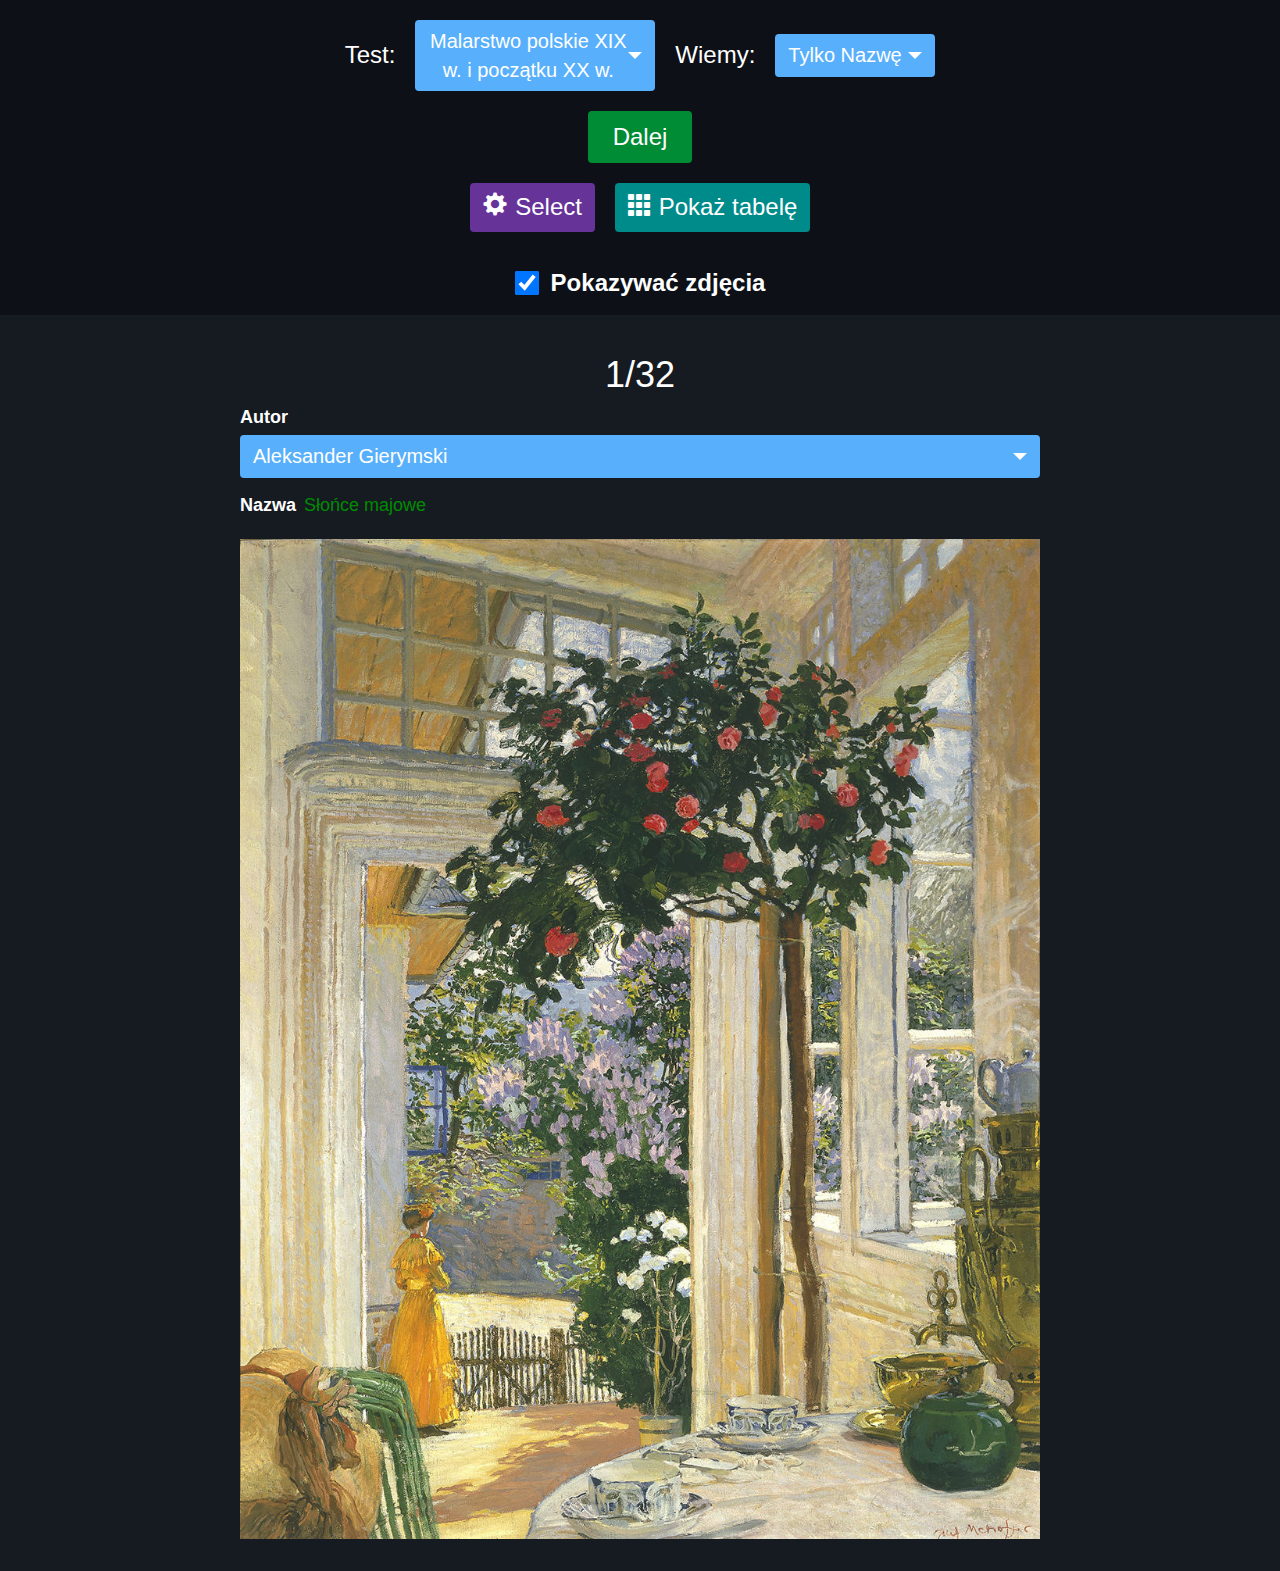
<file: index.html>
<!DOCTYPE html>
<html lang="en">
<head>
    <meta charset="UTF-8">
    <meta name="viewport" content="width=device-width, initial-scale=1">
    <link rel="shortcut icon" href="./favicon/history_16.png" type="image/x-icon">
    <link rel="shortcut icon" href="./favicon/history_32.png" type="image/x-icon">
    <link rel="shortcut icon" href="./favicon/history_64.png" type="image/x-icon">
    <link rel="shortcut icon" href="./favicon/history_128.png" type="image/x-icon">
    <link rel="shortcut icon" href="./favicon/history_256.png" type="image/x-icon">
    <link rel="stylesheet" href="https://maxcdn.bootstrapcdn.com/bootstrap/3.4.1/css/bootstrap.min.css">
    <link rel="stylesheet" href="checkbox.css">
    <script src="https://ajax.googleapis.com/ajax/libs/jquery/3.7.1/jquery.min.js"></script>
    <script src="https://maxcdn.bootstrapcdn.com/bootstrap/3.4.1/js/bootstrap.min.js"></script>
    <title>History</title>
</head>
<style>
    /* audio */
    ul#audioList {
        width: 100vw;
        max-width: 615px;
        margin-top: 10px !important;
    }

    li.audioElement {
        font-size: 18px !important;
        padding: 16px !important;
        word-break: break-all;
        color: black !important;
        cursor: pointer;
    }

    .audioElement>a:hover {
        background-color: transparent !important;
    }

    li.audioElement:hover {
        background-color: #ccc !important;
    }

    input[type='checkbox'] {
        width: 24px;
        height: 24px;
        margin: 0px;
        cursor: pointer;
    }

    .btn#Verification:hover {
        color: white;
    }

    body {
        position: relative;
        background-color: #161b22;
        color: white;
    }
    
    div#img>img {
        margin-bottom: 12px !important;
    }

    header {
        background-color: #0d1117;
        display: flex;
        align-items: center;
        justify-content: center;
        flex-wrap: wrap;
        padding: 10px;
    }

    .selectMenu {
        display: flex;
        justify-content: center;
        align-items: center;
        flex-wrap: wrap;
    }

    .menuFrontend {
        display: flex;
        justify-content: center;
        align-items: center;
        flex-wrap: wrap;
        width: 100%;
    }

    main {
        font-size: 18px;
        padding: 20px !important;
        display: flex;
        flex-direction: column;
        align-items: center;
        justify-content: center;
    }

    #Menu, #Data {
        margin: 10px;
    }

    #myInputName, #myInputAutor {
        font-size: 18px !important;
        padding: 20px !important;
        margin-top: -6px;
        border: 0;
        border-radius: 0;
        background: #f1f1f1;
    }

    #Generuj {
        font-size: 24px !important;
        color: white;
        margin: 10px;
        background-color:darkcyan;
    }

    #Variant, #VariantHelper {
        font-size: 24px !important;
        color: white;
        margin: 10px;
        background-color:rebeccapurple;
    }

    #Dalej {
        margin: 10px;
        font-size: 24px !important;
        color: white;
        padding: 8px 24px;
        background-color:rgb(0, 139, 53);
    }

    .dropdown-menu>div#listAutor>li>a, .dropdown-menu>div#listName>li>a {
        display: block;
        text-decoration: none;
        color: black;
    }

    .dropdown-menu>div#listAutor>li>a:hover, .dropdown-menu>div#listName>li>a:hover {
        background-color: #ccc;
    }

    .dropdown-menu>div#listAutor>li>a, .dropdown-menu>div#listName>li>a {
        font-size: 18px !important;
        padding: 16px !important;
        word-break: break-all;
        white-space: pre-line;
    }

    .dropdown-menu {
        font-size: 18px !important;
        max-width: 800px;
        width: 100%;
        word-break: break-all;
        padding: 0px !important;
    }

    .dropdown-menu>li {
        word-break: break-word;
    }

    .dropdown-menu>li>a {
        white-space: unset;
    }

    .inputBtn {
        background-color: rgb(88, 175, 251);
        color: white !important;
        font-size: 20px !important;
        word-break: break-all;
        white-space: pre-line;
        overflow-wrap: break-word;
        display: flex;
        flex-direction: row;
        justify-content: space-between;
        align-items: center;
    }

    #menuList {
        width: 160px !important;
    }

    #menuData {
        width: 240px;
    }

    #menuInput {
        width: 100% !important;
        display: flex;
        flex-direction: row;
        justify-content: space-between;
        align-items: center;
    }

    span.caret {
        border-width: 7px !important;
    }

    .textMenu {
        font-size: 24px; 
        color: white;
        margin: 10px;
    }

    .showResult#correct {
        background-color: rgba(156, 255, 156, 0.6);
    }

    .showResult#uncorrect {
        background-color: rgba(255, 169, 156, 0.6);
    }

    .showResult {
        width: 100vw;
        height: 100vh;
        display: none;
        flex-direction: column;
        align-items: center;
        justify-content: center;
        position: fixed;
        text-align: center;
        top: 0;
        left: 0;
        font-size: 64px;
        color: white;
        word-break: break-all;
        white-space: pre-line;
        z-index: 1;
    }

    img {
        width: 100%;
        max-width: 800px;
    }

    div#results {
        display: flex;
        flex-direction: column;
        align-items: center;
        justify-content: center;
    }

    div#division {
        text-align: center;
        font-size: 48px !important;
    }

    div#procent {
        font-size: 64px !important;
        text-align: center;
    }

    .correctAnswer {
        padding-left: 8px;
        font-weight: normal;
        color: rgb(0, 140, 0);
    }

    #uncorrectAnswer {
        font-size: 48px !important;
    }

    .res.correctAnswer {
        padding-left: 8px;
        font-weight: normal;
        color: rgb(0, 140, 0);
    }

    div.form-groupRes {
        width: 100%;
        max-width: 800px;
        padding: 14px !important;
        text-align: left !important;
        color: black !important;
        border: 1px solid black;
    }

    div.form-groupRes, .res label {
        word-break: break-all !important;
        margin: 0px !important;
        background-color: white !important;
    }

    #Back {
        background-color: rgb(255, 74, 74);
        padding: 8px 24px !important;
        font-size: 18px !important;
    }

    div#Helper {
        width: 100vw; background-color:lightyellow; color: black; font-size: 24px;
        z-index: 2;
        padding: 10px 16px;
        max-width: 800px;
        width: 100%;
        font-weight: bold;
    }

    #textHelper {
        text-align: center;
        font-size: 32px;
        width: 80%;
        max-width: 800px;
        word-break: break-all;
    }

    div#HelperBody {
        display: flex;
        justify-content: center;
        align-items: center;
        flex-direction: column;
        width: 100vw;
        padding: 20px !important;
    }

    #audioSrc {
        width: 500px;
    }

    @media only screen and (max-width: 652px) {
        div.menuFrontend#audio {
            justify-content: left !important;
        }

        ul#audioList {
            width: calc(100vw - 36.8px) !important;
            margin-top: 10px !important;
        }
    }

    @media only screen and (max-width: 650px) {
        ul#audioList {
            margin-top: 4px !important;
        }

        audio#audioSrc {
            width: 100%;
        }
    }

    @media only screen and (max-width: 400px) {
        .btnListHelper {
            flex-direction: column !important;
            margin-bottom: 12px !important;
            justify-content: center !important;
        }
    }

    @media only screen and (max-width: 280px) {
        #menuData {
            width: 210px !important;
        }
    }

    @media only screen and (max-width: 250px) {
        #menuData {
            width: 190px !important;
        }
    }

    @media only screen and (max-width: 225px) {
        #menuData {
            width: 170px !important;
        }
    }
</style>
<body onload="Main()" style="position: relative; box-sizing: border-box;">
    <div id="Main">
        <div class="showResult"><div>Uncorrect!</div></div>
        <div style="display: flex;
        justify-content: center;
        align-items: center;
        position: absolute;
        width: 100%;">
        <!--
            <div id="Helper" style="position: relative; text-align: center;">
                <span style="color:blueviolet">Wersja programu 4.0</span>
                <br>
                <div class="btnListHelper" style="width: 100%; display: flex; flex-direction: row; justify-content: end; align-items: center;">
                    <button onclick="closeHelper()" style="margin: 4px 6px;">
                        Zobaczyć zmiany
                    </button>
                    <button onclick="exitHelper()" style="margin: 4px 6px;">
                        Zamknij
                    </button>
                </div>
            </div>
        -->
        </div>
        <header>
            <div class="menuFrontend">
                <div class="selectMenu" id="selectMenuData">
                    <span class="textMenu">Test:</span>
                    <div class="dropdown" id="Data">
                        <button class="btn dropdown-toggle inputBtn" type="button" id="menuData" data-toggle="dropdown">Malarstwo polskie XIX w. i początku XX w.
                        <span class="caret"></span></button>
                        <ul class="dropdown-menu">
                            <li><a href="#">Malarstwo polskie XIX w. i początku XX w.</a></li>
                            <li><a href="#">Polscy twórcy kultury i nauki Przełomu XIX i XX wieku</a></li>
                            <li><a href="#">Malarstwo Pozytywizmu Klasa 3</a></li>
                            <li><a href="#">Twórcy Pozytywizmu Klasa 3</a></li>
                            <li><a href="#">Odkrywcy i Wynalazcy Klasa 3</a></li>
                            <li><a href="#">Muzyka lat 90</a></li>
                            <li><a href="#">Malarstwo Baroku</a></li>
                            <li><a href="#">Muzyka lat 70</a></li>
                            <li><a href="#">Oświecenie</a></li>
                            <li><a href="#">Muzyka lat 80</a></li>
                            <li><a href="#">Polska muzyka lat 80</a></li>
                        </ul>
                    </div>
                </div>
                <div class="selectMenu" id="selectMenuKnow">
                    <span class="textMenu">Wiemy:</span>
                    <div class="dropdown" id="Menu">
                        <button class="btn dropdown-toggle inputBtn" type="button" id="menuList" data-toggle="dropdown">Tylko Nazwę
                        <span class="caret"></span></button>
                        <ul class="dropdown-menu">
                            <li><a href="#">Nic</a></li>
                            <li><a href="#">Tylko Nazwę</a></li>
                            <li><a href="#">Tylko Autora</a></li>
                        </ul>
                    </div>
                </div>
            </div>
            <div class="menuFrontend">
                <button onclick="Next()" type="button" class="btn" id="Dalej">Dalej</button>
            </div>
            <div class="menuFrontend">
                <button type="button" class="btn" id="Variant" onclick="changeVariant()">
                    <span class="glyphicon glyphicon-cog" style="margin-right: 2px;"></span>
                    <span id="text">Select</span>
                </button>
                <button type="button" class="btn" id="Generuj">
                    <a href="./table.html" target="_self" style="text-decoration: none; color: white;"><span class="glyphicon glyphicon-th"></span> Pokaż tabelę</a>
                </button>
            </div>
            <div class="menuFrontend" style="margin: 5px 0px; margin-top: 24px;">
                <div id="centerCheckBox">
                    <input type="checkbox" name="showImages" id="showImages" checked onclick="showImages(this)">
                    <label for="showImages" id="checkBoxText">Pokazywać zdjęcia</label>
                </div>
            </div>
            <div class="menuFrontend" id="audio">
                <div class="dropdown" id="AudioData" style="margin: 5px 0px; margin-right: 12px;">
                    <button class="btn dropdown-toggle inputBtn" type="button" id="menuDataAudio" data-toggle="dropdown">Wybór
                    <span class="caret" style="margin-left: 6px;"></span></button>
                    <ul class="dropdown-menu" id="audioList">
                        
                    </ul>
                </div>
                <audio controls id="audioSrc">
                    
                </audio>
            </div>
        </header>
        <main>
            <h1></h1>
            <div style="width: 100%; max-width: 800px;" id="mainBodyTest">
                <div class="form-group">
                    <label for="autor"><span id="firstLabel"></span><span style="display: none;" class="correctAnswer" id="autor">Agnolo Bronzino</span></label>
                    <div class="dropdown" id="autor">
                        <div id="selectAutor">
                            <button class="btn dropdown-toggle inputBtn" type="button" id="menuInput" data-toggle="dropdown"><span id="text">Agnolo Bronzino</span>
                            <span class="caret"></span></button>
                            <ul class="dropdown-menu">
                                <input class="form-control" id="myInputAutor" type="text" placeholder="Search..">
                                <div id="listAutor"></div>
                            </ul>
                        </div>
                        <div id="inputAutor" style="display: none;">
                            <button class="btn" onclick="verifyAutor(this)" style="background-color: cornflowerblue; font-size: 24px; margin-bottom: 12px;" id="Verification">Zweryfikować</button>
                            <textarea name="input" id="input" cols="30" rows="6" style="resize: none; color: black; width: 100%; max-width: 800px; font-size: 20px;"></textarea>
                        </div>
                    </div>
                </div>
                <div class="form-group">
                    <label for="name"><span id="secondLabel"></span><span class="correctAnswer" id="name">Alegoria z Wenus i Kupidynem</span></label>
                    <div class="dropdown" id="name" style="display: none;">
                        <div id="selectName">
                            <button class="btn dropdown-toggle inputBtn" type="button" id="menuInput" data-toggle="dropdown">
                                <span id="text">Alegoria z Wenus i Kupidynem</span>
                                <span class="caret"></span></button>
                            <ul class="dropdown-menu">
                                <input class="form-control" id="myInputName" type="text" placeholder="Search..">
                                <div id="listName"></div>
                            </ul>
                        </div>
                        <div id="inputName" style="display: none;">
                            <button class="btn" onclick="verifyName()" style="background-color: cornflowerblue; font-size: 24px; margin-bottom: 12px;" id="Verification">Zweryfikować</button>
                            <textarea name="input" id="input" cols="30" rows="6" style="resize: none; color: black; width: 100%; max-width: 800px; font-size: 20px;"></textarea>
                        </div>
                    </div>
                </div>
                <div id="img">

                </div>
            </div>
            <div id="results" style="display: none; justify-content: center; align-items: center;"></div>
        </main>
    </div>
    <div id="HelperBody" style="display: none;">
        <h1 style="text-align: center; color:blueviolet">Wersja programu 4.0</h1>
        <br>
        <!--
        <div style="width: calc(100vw-40px); display: flex; flex-direction: column; justify-content: center; align-items: center; padding: 20px;">
            <div id="textHelper">
                <span style="color: cornflowerblue;">Funkcja Audio:</span>
            </div>
            <div id="textHelper">
                Umożliwia przesłuchania muzyki tego autora
            </div>
            <div class="dropdown" id="AudioData" style="margin: 5px 0px; margin-right: 12px;">
                <button class="btn dropdown-toggle inputBtn" type="button" id="menuDataAudio" data-toggle="dropdown">Wybór
                <span class="caret" style="margin-left: 6px;"></span></button>
                <ul class="dropdown-menu" id="audioList" style="width: 100px !important;">
                    <li style="font-size: 24px; color: black; cursor: pointer;">ABBA</li>
                </ul>
            </div>
            <audio controls id="audioSrc" style="width: 80vw !important;">
                <source src="./audio/music70/10.mp4" type="type/mpeg">
            </audio>
        </div>
        <br>
        -->
        <div id="textHelper">
            <span style="color: cornflowerblue;">Tryb Select:</span>
        </div>
        <div id="textHelper">
            Daje możliwośc wyboru ze wszystkich dostępnych odpowiedzi.
        </div>
        <div style="width: 80%; display: flex; justify-content: center; align-items: center; padding: 20px;">
            <div class="form-group" style="width: 100%; max-width: 800px;">
                <label for="autor"><span id="firstLabel" style="font-size: 24px;">Autor</span><span style="display: none;" class="correctAnswer" id="autor">Diego Velázquez</span></label>
                <div class="dropdown" id="autor">
                    <div id="selectAutor">
                        <button class="btn dropdown-toggle inputBtn" type="button" id="menuInput" data-toggle="dropdown"><span id="text">Agnolo Bronzino</span>
                        <span class="caret"></span></button>
                        <ul class="dropdown-menu">
                            <input class="form-control" id="myInputAutor" type="text" placeholder="Search..">
                            <div id="listAutor"><li onclick="selectAnswer(this)"><a href="#">Agnolo Bronzino</a></li><li onclick="selectAnswer(this)"><a href="#">Antoon van Dyck</a></li><li onclick="selectAnswer(this)"><a href="#">Caravaggio</a></li><li onclick="selectAnswer(this)"><a href="#">David Teniers (młodszy)</a></li><li onclick="selectAnswer(this)"><a href="#">Diego Velázquez</a></li><li onclick="selectAnswer(this)"><a href="#">El Greco</a></li><li onclick="selectAnswer(this)"><a href="#">Giuseppe Arcimboldo</a></li><li onclick="selectAnswer(this)"><a href="#">Jacopo Tintoretto</a></li><li onclick="selectAnswer(this)"><a href="#">Jan Vermeer</a></li><li onclick="selectAnswer(this)"><a href="#">Nicolas Poussin</a></li><li onclick="selectAnswer(this)"><a href="#">Peter Paul Rubens</a></li><li onclick="selectAnswer(this)"><a href="#">Rembrand</a></li><li onclick="selectAnswer(this)"><a href="#">Willem Claesz Heda</a></li></div>
                        </ul>
                    </div>
                    <div id="inputAutor" style="display: none;">
                        <button class="btn" onclick="verifyAutor(this)" style="background-color: cornflowerblue; font-size: 24px; margin-bottom: 12px;" id="Verification">Zweryfikować</button>
                        <textarea name="input" id="input" cols="30" rows="6" style="resize: none; color: black; width: 100%; max-width: 800px; font-size: 20px;"></textarea>
                    </div>
                </div>
            </div>
        </div>
        <br>
        <div id="textHelper">
            <span style="color: cornflowerblue;">Tryb Input:</span>
        </div>
        <div id="textHelper">
            Daje możliwośc napisania tekstu, a następnie po naciśnięciu przycisku <br><span style="font-weight: bold;">Zweryfikować</span>
            daje możliwość pokazywania dokładnej odpowiedzi.
        </div>
        <div style="width: 80%; display: flex; justify-content: center; align-items: center; padding: 20px;">
            <div class="form-group" style="width: 100%; max-width: 800px;">
                <label for="autor"><span id="firstLabel" style="font-size: 24px;">Autor</span><span style="display: none;" class="correctAnswerHelper" id="autor"><span style="font-size: 24px; color:rgb(0, 139, 53); margin-left: 6px;">Rembrand</span></span></label>
                <div class="dropdown" id="autor">
                    <div id="selectAutor" style="display: none;">
                        <button class="btn dropdown-toggle inputBtn" type="button" id="menuInput" data-toggle="dropdown"><span id="text">Agnolo Bronzino</span>
                        <span class="caret"></span></button>
                        <ul class="dropdown-menu">
                            <input class="form-control" id="myInputAutor" type="text" placeholder="Search..">
                            <div id="listAutor"><li onclick="selectAnswer(this)"><a href="#">Agnolo Bronzino</a></li><li onclick="selectAnswer(this)"><a href="#">Antoon van Dyck</a></li><li onclick="selectAnswer(this)"><a href="#">Caravaggio</a></li><li onclick="selectAnswer(this)"><a href="#">David Teniers (młodszy)</a></li><li onclick="selectAnswer(this)"><a href="#">Diego Velázquez</a></li><li onclick="selectAnswer(this)"><a href="#">El Greco</a></li><li onclick="selectAnswer(this)"><a href="#">Giuseppe Arcimboldo</a></li><li onclick="selectAnswer(this)"><a href="#">Jacopo Tintoretto</a></li><li onclick="selectAnswer(this)"><a href="#">Jan Vermeer</a></li><li onclick="selectAnswer(this)"><a href="#">Nicolas Poussin</a></li><li onclick="selectAnswer(this)"><a href="#">Peter Paul Rubens</a></li><li onclick="selectAnswer(this)"><a href="#">Rembrand</a></li><li onclick="selectAnswer(this)"><a href="#">Willem Claesz Heda</a></li></div>
                        </ul>
                    </div>
                    <div id="inputAutor" style="display: block;">
                        <button class="btn" onclick="verifyAutorHelper(this)" style="background-color: cornflowerblue; font-size: 24px; margin-bottom: 12px;" id="Verification">Zweryfikować</button>
                        <textarea name="input" id="input" cols="30" rows="6" style="resize: none; color: black; width: 100%; max-width: 800px; font-size: 20px;"></textarea>
                    </div>
                </div>
            </div>
        </div>
        <!--
        <div style="width: 80%; display: flex; flex-direction: column; justify-content: center; align-items: center; padding: 20px;">
            <br>
            <div id="textHelper">
                <span style="color: cornflowerblue;">Funkcja pokazywania zdjęcia:</span>
            </div>
            <div id="textHelper">
                Umożliwia ukrywanie lub pokazywanie zdjęć.
            </div>
            <div id="centerCheckBox">
                <input type="checkbox" name="showImages" id="showImages" checked onclick="showImages(this)">
                <label for="showImages" id="checkBoxText">Pokazywać zdjęcia</label>
            </div>
            <br>
            <img src="./pictures/picturesBarok/1.jpg" alt="image">
            <br>
            <img src="./pictures/picturesBarok/20.jpg" alt="image">
        </div>
        -->
        <br>
        <br>
        <div style="display: flex; justify-content: center; width: calc(100vw-40px);">
            <button onclick="exitHelper()" style="background-color: red; color: white; font-size: 24px; border: 0px; padding: 4px 18px;">Wróć</button>
        </div>
        <br>
    </div>
</body>
<script src="index.js"></script>
<script>
    var menu = "Tylko Nazwę", autor = "", name = "", img="", dataSelected = "Malarstwo polskie XIX w. i początku XX w.", data = testPicturesBarok.data;
    let selectedTest = testPicturesBarok, variant = "select", selectedMenuList = "Tylko Nazwę", dataIndex = undefined, onLoad = true;

    // Audio
    function selectAudio(audio) {
        for (let i = 0; i < data[dataIndex].audios.length; i++) {
            if (data[dataIndex].audios[i].name == String(audio.innerHTML)) {
                document.querySelector("audio#audioSrc").innerHTML = `<source src="${String(data[dataIndex].audios[i].src)}" type="audio/mpeg">`;
                document.querySelector("audio#audioSrc").load();
            }
        }
    }

    function showImages(checkBox) {
        let images = document.getElementsByTagName("img");

        if (checkBox.checked) {
            for (let i = 0; i < images.length; i++)
                images[i].style.display = "block";
        }
        else {
            for (let i = 0; i < images.length; i++)
                images[i].style.display = "none";
        }
    }

    function verifyAutor() {
        document.querySelector("span.correctAnswer#autor").style.display = "inline-block";
    }

    function verifyName() {
        document.querySelector("span.correctAnswer#name").style.display = "inline-block";
    }

    // Helper

    function changeVariantHelper() {
        let btnVariant = document.getElementById("VariantHelper");
        if (btnVariant.querySelector("span#text").innerHTML == "Select") {
            variant = "input";
            btnVariant.querySelector("span#text").innerHTML = "Input";
        }
        else {
            variant = "select";
            btnVariant.querySelector("span#text").innerHTML = "Select";
        }
    }

    function verifyAutorHelper() {
        document.querySelector("span.correctAnswerHelper#autor").style.display = "inline-block";
    }
    
    function exitHelper() {
        document.documentElement.scrollTop = 0;
        document.querySelector("div#Main").style.display = "block";
        document.querySelector("div#HelperBody").style.display = "none";
        try {
            document.querySelector("div#Helper").remove();
        }
        catch {

        }
    }

    function closeHelper() {
        document.querySelector("div#Main").style.display = "none";
        document.querySelector("div#HelperBody").style.display = "flex";
        try {
            document.querySelector("div#Helper").remove();
        }
        catch {

        }
    }

    // Helper

    function setVariant(variant) {
        let btnVariant = document.getElementById("Variant");
        if (variant == "select") {
            variant = "select";
            btnVariant.querySelector("span#text").innerHTML = "Select";
            document.getElementById("selectAutor").style.display = "block";
            document.getElementById("selectName").style.display = "block";
            document.getElementById("inputAutor").style.display = "none";
            document.getElementById("inputName").style.display = "none";
        }
        else {
            variant = "input";
            btnVariant.querySelector("span#text").innerHTML = "Input";
            document.getElementById("selectAutor").style.display = "none";
            document.getElementById("selectName").style.display = "none";
            document.getElementById("inputAutor").style.display = "block";
            document.getElementById("inputName").style.display = "block";
        }
    }

    function changeVariant() {
        let btnVariant = document.getElementById("Variant");
        if (btnVariant.querySelector("span#text").innerHTML == "Select") {
            variant = "input";
            btnVariant.querySelector("span#text").innerHTML = "Input";
            document.getElementById("selectAutor").style.display = "none";
            document.getElementById("selectName").style.display = "none";
            document.getElementById("inputAutor").style.display = "block";
            document.getElementById("inputName").style.display = "block";
        }
        else {
            variant = "select";
            btnVariant.querySelector("span#text").innerHTML = "Select";
            document.getElementById("selectAutor").style.display = "block";
            document.getElementById("selectName").style.display = "block";
            document.getElementById("inputAutor").style.display = "none";
            document.getElementById("inputName").style.display = "none";
        }

        if (selectedMenuList == "Nic") {
            document.querySelector("span.correctAnswer#autor").style.display = "none";
            document.querySelector("span.correctAnswer#name").style.display = "none";
        }
        else if (selectedMenuList == "Tylko Autora") {
            document.querySelector("span.correctAnswer#name").style.display = "none";
        }
        else {
            document.querySelector("span.correctAnswer#autor").style.display = "none";
        }
    }

    $("#Generuj").click(function() {
        localStorage.setItem('dataSelected', dataSelected);
        localStorage.setItem('firstLabel', selectedTest.firstLabel);
        localStorage.setItem('secondLabel', selectedTest.secondLabel);
    });

    function setVariants(data) {
        let variantsAutor = document.querySelector("div#autor>div#selectAutor>ul.dropdown-menu>div#listAutor");
        let variantsName = document.querySelector("div#name>div#selectName>ul.dropdown-menu>div#listName");
            variantsAutor.innerHTML = 
                getHTMLVariants(getVariantsAuthor(data));
            variantsName.innerHTML = 
                getHTMLVariants(getVariantsName(data));
    }

    $(document).ready(function(){
      $("#myInputAutor").on("keyup", function() {
        var value = $(this).val().toLowerCase();
        $(".dropdown-menu li").filter(function() {
          $(this).toggle($(this).text().toLowerCase().indexOf(value) > -1)
        });
      });
    });

    $(document).ready(function(){
      $("#myInputName").on("keyup", function() {
        var value = $(this).val().toLowerCase();
        $(".dropdown-menu li").filter(function() {
          $(this).toggle($(this).text().toLowerCase().indexOf(value) > -1)
        });
      });
    });

    $("#Menu>.dropdown-menu>li").on("click", function() {
        selectedMenuList = menu = $(this).text();
        $("#Menu>.btn").text(menu);
        $("#Menu>.btn").append(`<span class="caret" style="margin-left: 0.2em !important;
        border-width: 6px !important;"></span>`);

        if (menu == "Tylko Nazwę") {
            document.querySelector("span.correctAnswer#autor").style.display = "none";
            document.querySelector("div.dropdown#autor").style.display = "block";
            document.querySelector("span.correctAnswer#name").style.display = "inline";
            document.querySelector("div.dropdown#name").style.display = "none";
        }
        else if (menu == "Tylko Autora") {
            document.querySelector("span.correctAnswer#autor").style.display = "inline";
            document.querySelector("div.dropdown#autor").style.display = "none";
            document.querySelector("span.correctAnswer#name").style.display = "none";
            document.querySelector("div.dropdown#name").style.display = "block";
        }
        else {
            document.querySelector("span.correctAnswer#autor").style.display = "none";
            document.querySelector("div.dropdown#autor").style.display = "block";
            document.querySelector("span.correctAnswer#name").style.display = "none";
            document.querySelector("div.dropdown#name").style.display = "block";
        }
        changeVariant();
        changeVariant();
    });

    $("#Data>.dropdown-menu>li").on("click", function() {
        dataSelected = $(this).text();
        $("#Data>.btn").text(dataSelected);
        $("#Data>.btn").append(`<span class="caret" style="margin-left: 0.2em !important;
        border-width: 6px !important;"></span>`);

        data = getTable(dataSelected);

        Main(true);
    });

    function selectAnswer(li) {
        document.getElementById("myInputAutor").value = "";
        document.getElementById("myInputName").value = "";
        let text = String(li.querySelector("a").innerHTML);
        let dropDown = li.parentNode.parentNode.parentNode;
        if (dropDown.id == "autor") {
            autor = text;
            dropDown.querySelector(".btn>#text").innerHTML = text;
        }
        else {
            name = text;
            dropDown.querySelector(".btn>#text").innerHTML = text;
        }

        let listAutor = document.querySelector("#listAutor"), listName = document.querySelector("#listName");
        listAutor.innerHTML = getHTMLVariants(getVariantsAuthor(data));
        listName.innerHTML = getHTMLVariants(getVariantsName(data));
    }

    var results = [];

    function goToMainBodyTest() {
        document.getElementById("mainBodyTest").style.display = "block";
        document.getElementsByTagName("h1")[0].style.display = "inline";
        document.getElementById("Dalej").style.display = "block";
        document.getElementById("results").style.display = "none";
        document.getElementById("results").innerHTML = "";
        document.querySelector("div#selectMenuData").style.display = "flex";
        document.querySelector("div#selectMenuKnow").style.display = "flex";
        document.querySelector("button#Variant").style.display = "block";
    }

    function showResults() {
        document.getElementById("mainBodyTest").style.display = "none";
        document.getElementsByTagName("h1")[0].style.display = "none";
        document.getElementById("Dalej").style.display = "none";
        document.getElementById("results").style.display = "flex";

        let corAnswers = 0;
        for (let i = 0; i < results.length; i++)
            if (results[i][0] == true)
                corAnswers++; 

        document.getElementById("results").innerHTML +=
        `<div id="procent">${Math.round(parseFloat(corAnswers*100/results.length))}%</div>`;
        document.getElementById("results").innerHTML +=
        `<br><div id="division">${corAnswers}/${results.length}</div><br>`;
        document.getElementById("results").innerHTML +=
        `<div>
            <div class="progress" style="width: calc(100vw - 40px); max-width: 800px; background-color: rgb(255, 122, 122);">
                <div class="progress-bar" style="width:${Math.round(parseFloat(corAnswers*100/results.length))}%; background-color: rgb(117, 255, 117);"></div>
            </div>
        </div>`;
        document.getElementById("results").innerHTML +=
        `<button type="button" class="btn inputBtn" id="Back" onclick="goToMainBodyTest()">Powtórzyć</button>
        <br>`

        for (i = 0; i < results.length; i++) {
            let index = results[i][1];

            if (results[i][0] == true) {
                document.getElementById("results").innerHTML +=
                `<div id="resElement" style="max-width: 800px; width: calc(100vw-40px);">`;
                    if (data[index]['pictures'] != "" && data[index]['pictures'] != undefined) {
                        for (let j = 0; j < data[index]['pictures'].length; j++) {
                            document.getElementById("results").innerHTML += 
                                `<img src="${data[index]['pictures'][j]}" alt="image" style="width: calc(100vw - 40px); max-width: 800px;">`;
                        }
                    }
                    document.getElementById("results").innerHTML +=
                    `<div class="form-groupRes">
                        <label class="res" for="autor">${selectedTest.firstLabel}(Dokładna/Twoja):<span class="correctAnswer" id="autor">${data[index]['autor']}</span></label>
                    </div>
                    <div class="form-groupRes">
                        <label class="res" for="name">${selectedTest.secondLabel}(Dokładna/Twoja):<span class="correctAnswer" id="name">${data[index]['name']}</span></label>
                    </div>
                </div>
                <br>`;
            }
            else {
                let nameHTML, autorHTML;

                if (results[i][2] == data[index]['autor']) {
                    autorHTML = `
                    <div class="form-groupRes" id="result">
                        <label class="res" for="autor">${selectedTest.firstLabel}(Dokładna/Twoja):<span class="correctAnswer" id="autor">${data[index]['autor']}</span></label>
                    </div>`;
                }
                else {
                    autorHTML = `
                    <div class="form-groupRes" id="result">
                        <label class="res" for="autor">${selectedTest.firstLabel}(Twoja):<span class="correctAnswer" id="autor" style="color: red;">${results[i][2]}</span></label>
                    </div>
                    <div class="form-groupRes" id="result">
                        <label class="res" for="autor">${selectedTest.firstLabel}(Dokładna):<span class="correctAnswer" id="autor">${data[index]['autor']}</span></label>
                    </div>`;
                }

                if (results[i][3] == data[index]['name']) {
                    nameHTML = `
                    <div class="form-groupRes" id="result">
                        <label class="res" for="name">${selectedTest.secondLabel}(Dokładna/Twoja):<span class="correctAnswer" id="name">${data[index]['name']}</span></label>
                    </div>`;
                }
                else {
                    nameHTML = `
                    <div class="form-groupRes" id="result">
                        <label class="res" for="autor">${selectedTest.secondLabel}(Twoja):<span class="correctAnswer" id="name" style="color: red;">${results[i][3]}</span></label>
                    </div>
                    <div class="form-groupRes" id="result">
                        <label class="res" for="name">${selectedTest.secondLabel}(Dokładna):<span class="correctAnswer" id="name">${data[index]['name']}</span></label>
                    </div>`;
                }

                document.getElementById("results").innerHTML +=
                `<div id="resElement" style="max-width: 800px; width: calc(100vw-40px);">`;
                    if (data[index]['pictures'] != "" && data[index]['pictures'] != undefined) {
                        for (let j = 0; j < data[index]['pictures'].length; j++) {
                            document.getElementById("results").innerHTML += 
                                `<img src="${data[index]['pictures'][j]}" alt="image" style="width: calc(100vw - 40px); max-width: 800px;">`;
                        }
                    }
                    document.getElementById("results").innerHTML += `${autorHTML}
                    ${nameHTML}
                </div>
                <br>`;
            }
        }
    }

    function Main(changeTest = false) {
        let firstLabel = document.getElementById("firstLabel"), secondLabel = document.getElementById("secondLabel");
        let img = document.getElementById("img");
        img.innerHTML = "";
        let h1 = document.getElementsByTagName("h1")[0];
        let textAutor = document.querySelector("span.correctAnswer#autor");
        let textName = document.querySelector("span.correctAnswer#name");
        let audioList = document.querySelector("ul#audioList");

        if (changeTest) {
            buffer = [];
            results = [];
            if ((dataSelected == "Odkrywcy i Wynalazcy Klasa 3" || dataSelected == "Oświecenie") && variant == "select") {
                changeVariant();
            }
            if ((dataSelected != "Odkrywcy i Wynalazcy Klasa 3" && dataSelected != "Oświecenie") && variant == "input") {
                changeVariant();
            }
        }

        setVariant(variant);

        selectedTest = getTest(dataSelected);
        data = selectedTest.data, firstLabel.innerHTML = selectedTest.firstLabel, secondLabel.innerHTML = selectedTest.secondLabel;

        if (buffer.length == data.length) {
            if (variant != "input")
                showResults();
            else {
                document.querySelector("button#Variant").style.display = "block";
                document.querySelector("div#selectMenuData").style.display = "flex";
                document.querySelector("div#selectMenuKnow").style.display = "flex";
            }
            buffer = [];
            results = [];
        }

        h1.innerHTML = String(buffer.length + 1) + "/" + String(data.length);

        setVariants(data);

        let btnAuthor = document.querySelector("div.dropdown#autor>div#selectAutor>button#menuInput>span#text").innerHTML = data[0].autor;
        let btnName = document.querySelector("div.dropdown#name>div#selectName>button#menuInput>span#text").innerHTML = data[0].name;

        while (true) {
            let index = dataIndex = getRandomInt(data.length);
            if(checkBuffer(index)) {
                buffer.push(index);
                if (data[index]['pictures'] != "" && data[index]['pictures'] != undefined) {
                    for (let j = 0; j < data[index]['pictures'].length; j++)
                        img.innerHTML += `<img src="${data[index]['pictures'][j]}" alt="image">`;
                }
                if (data[index]['audios'] != "" && data[index]['audios'] != undefined) {
                    document.querySelector("div.menuFrontend#audio").style.display = "flex";
                    audioList.innerHTML = getHTMLAudios(data[index]['audios']);
                    document.querySelector("audio#audioSrc").innerHTML = `<source src="${String(data[index].audios[0].src)}" type="audio/mpeg">`;
                    document.querySelector("audio#audioSrc").load();
                }
                else {
                    document.querySelector("div.menuFrontend#audio").style.display = "none";
                }
                textAutor.innerHTML = `${data[index]['autor']}`;
                textName.innerHTML = `${data[index]['name']}`;
                return;
            }
        }
    }

    function Next() {
        document.querySelector("div#inputAutor>textarea").value = "";
        document.querySelector("div#inputName>textarea").value = "";

        document.querySelector("button#Variant").style.display = "none";
        document.querySelector("div#selectMenuData").style.display = "none";
        document.querySelector("div#selectMenuKnow").style.display = "none";
        document.getElementById("myInputAutor").value = document.getElementById("myInputName").value = "";

        console.log(variant);

        if (variant == "input") {
            if (selectedMenuList == "Nic") {
                document.querySelector("span.correctAnswer#autor").style.display = "none";
                document.querySelector("span.correctAnswer#name").style.display = "none";
            }
            else if (selectedMenuList == "Tylko Autora") {
                document.querySelector("span.correctAnswer#name").style.display = "none";
            }
            else {
                document.querySelector("span.correctAnswer#autor").style.display = "none";
            }
            Main();
            return;
        }

        let index = buffer[buffer.length - 1];
        let element = data[index];

        if (menu == "Tylko Nazwę") {
            autor = document.querySelector("div.dropdown#autor>div#selectAutor>button>span#text").innerHTML;
            name = document.querySelector("span.correctAnswer#name").innerHTML;

            if (autor == element['autor']) {
                document.querySelector("div.showResult").style.display = "flex";
                document.querySelector("div.showResult>div").innerHTML = "Correct!";
                document.querySelector("div.showResult").style.backgroundColor = "rgba(156, 255, 156, 0.6)";
                document.documentElement.scrollTop = 0;
                results.push([true, index, autor, name]);
            }
            else {
                document.querySelector("div.showResult").style.display = "flex";
                document.querySelector("div.showResult>div").innerHTML = `Uncorrect!<br><span id="uncorrectAnswer">${selectedTest.firstLabel}:<br>${element['autor']}</span>`;
                document.querySelector("div.showResult").style.backgroundColor = "rgba(255, 169, 156, 0.6)";
                document.documentElement.scrollTop = 0;
                results.push([false, index, autor, name]);
            }

            setTimeout(()=> {
                document.querySelector("div.showResult").style.display = "none";
                document.querySelector("div.dropdown#autor>div#selectAutor>button>span#text").innerHTML = "Agnolo Bronzino";
                document.querySelector("div.dropdown#name>div#selectName>button>span#text").innerHTML = "Alegoria z Wenus i Kupidynem";
                Main();
            }, 2000);
        }
        else if (menu == "Tylko Autora") {
            autor = document.querySelector("span.correctAnswer#autor").innerHTML;
            name = document.querySelector("div.dropdown#name>div#selectName>button>span#text").innerHTML;
            if (name == element['name']) {
                document.querySelector("div.showResult").style.display = "flex";
                document.querySelector("div.showResult>div").innerHTML = "Correct!";
                document.querySelector("div.showResult").style.backgroundColor = "rgba(156, 255, 156, 0.6)";
                document.documentElement.scrollTop = 0;
                results.push([true, index, autor, name]);
            }
            else {
                document.querySelector("div.showResult").style.display = "flex";
                document.querySelector("div.showResult>div").innerHTML = `Uncorrect!<br><span id="uncorrectAnswer">${selectedTest.secondLabel}:<br>${element['name']}</span>`;
                document.querySelector("div.showResult").style.backgroundColor = "rgba(255, 169, 156, 0.6)";
                document.documentElement.scrollTop = 0;
                results.push([false, index, autor, name]);
            }

            setTimeout(()=> {
                document.querySelector("div.showResult").style.display = "none";
                document.querySelector("div.dropdown#autor>div#selectAutor>button>span#text").innerHTML = "Agnolo Bronzino";
                document.querySelector("div.dropdown#name>div#selectName>button>span#text").innerHTML = "Alegoria z Wenus i Kupidynem";
                Main();
            }, 2000);
        }
        else {
            autor = document.querySelector("div.dropdown#autor>div#selectAutor>button>span#text").innerHTML;
            name = document.querySelector("div.dropdown#name>div#selectName>button>span#text").innerHTML;
            if (name == element['name'] && autor == element['autor']) {
                document.querySelector("div.showResult").style.display = "flex";
                document.querySelector("div.showResult>div").innerHTML = "Correct!";
                document.querySelector("div.showResult").style.backgroundColor = "rgba(156, 255, 156, 0.6)";
                document.documentElement.scrollTop = 0;
                results.push([true, index, autor, name]);
            }
            else {
                document.querySelector("div.showResult").style.display = "flex";
                document.querySelector("div.showResult>div").innerHTML = `Uncorrect!<br><span id="uncorrectAnswer">${selectedTest.firstLabel}:<br>${element['autor']}<br>${selectedTest.secondLabel}:<br>${element['name']}</span>`;
                document.querySelector("div.showResult").style.backgroundColor = "rgba(255, 169, 156, 0.6)";
                document.documentElement.scrollTop = 0;
                results.push([false, index, autor, name]);
            }

            setTimeout(()=> {
                document.querySelector("div.showResult").style.display = "none";
                document.querySelector("div.dropdown#autor>div#selectAutor>button>span#text").innerHTML = "Agnolo Bronzino";
                document.querySelector("div.dropdown#name>div#selectName>button>span#text").innerHTML = "Alegoria z Wenus i Kupidynem";
                Main();
            }, 5000);
        }
    }
</script>
</html>
</file>
<file: checkbox.css>
input[type=checkbox]#showImages {
    position: relative;
    cursor: pointer;
    margin: 0px;
    padding: 0px;
    margin-right: 12px;
}

input[type=checkbox]#showImages:before {
    content: "";
    display: none;
    position: absolute;
    width: 16px;
    height: 16px;
    top: 0;
    left: 0;
    border: 2px solid #555555;
    border-radius: 3px;
    background-color: white;
}

input[type=checkbox]#showImages:checked:after {
    content: "";
    display: none;
    width: 5px;
    height: 10px;
    border: solid black;
    border-width: 0 2px 2px 0;
    -webkit-transform: rotate(45deg);
    -ms-transform: rotate(45deg);
    transform: rotate(45deg);
    position: absolute;
    top: 2px;
    left: 6px;
}

div#centerCheckBox {
    display: flex;
    align-items: center;
    justify-content: center;
    text-align: center;
    font-size: 24px !important;
    color: white;
}

label#checkBoxText {
    margin: 0px !important;
    padding: 0px !important;
}
</file>
